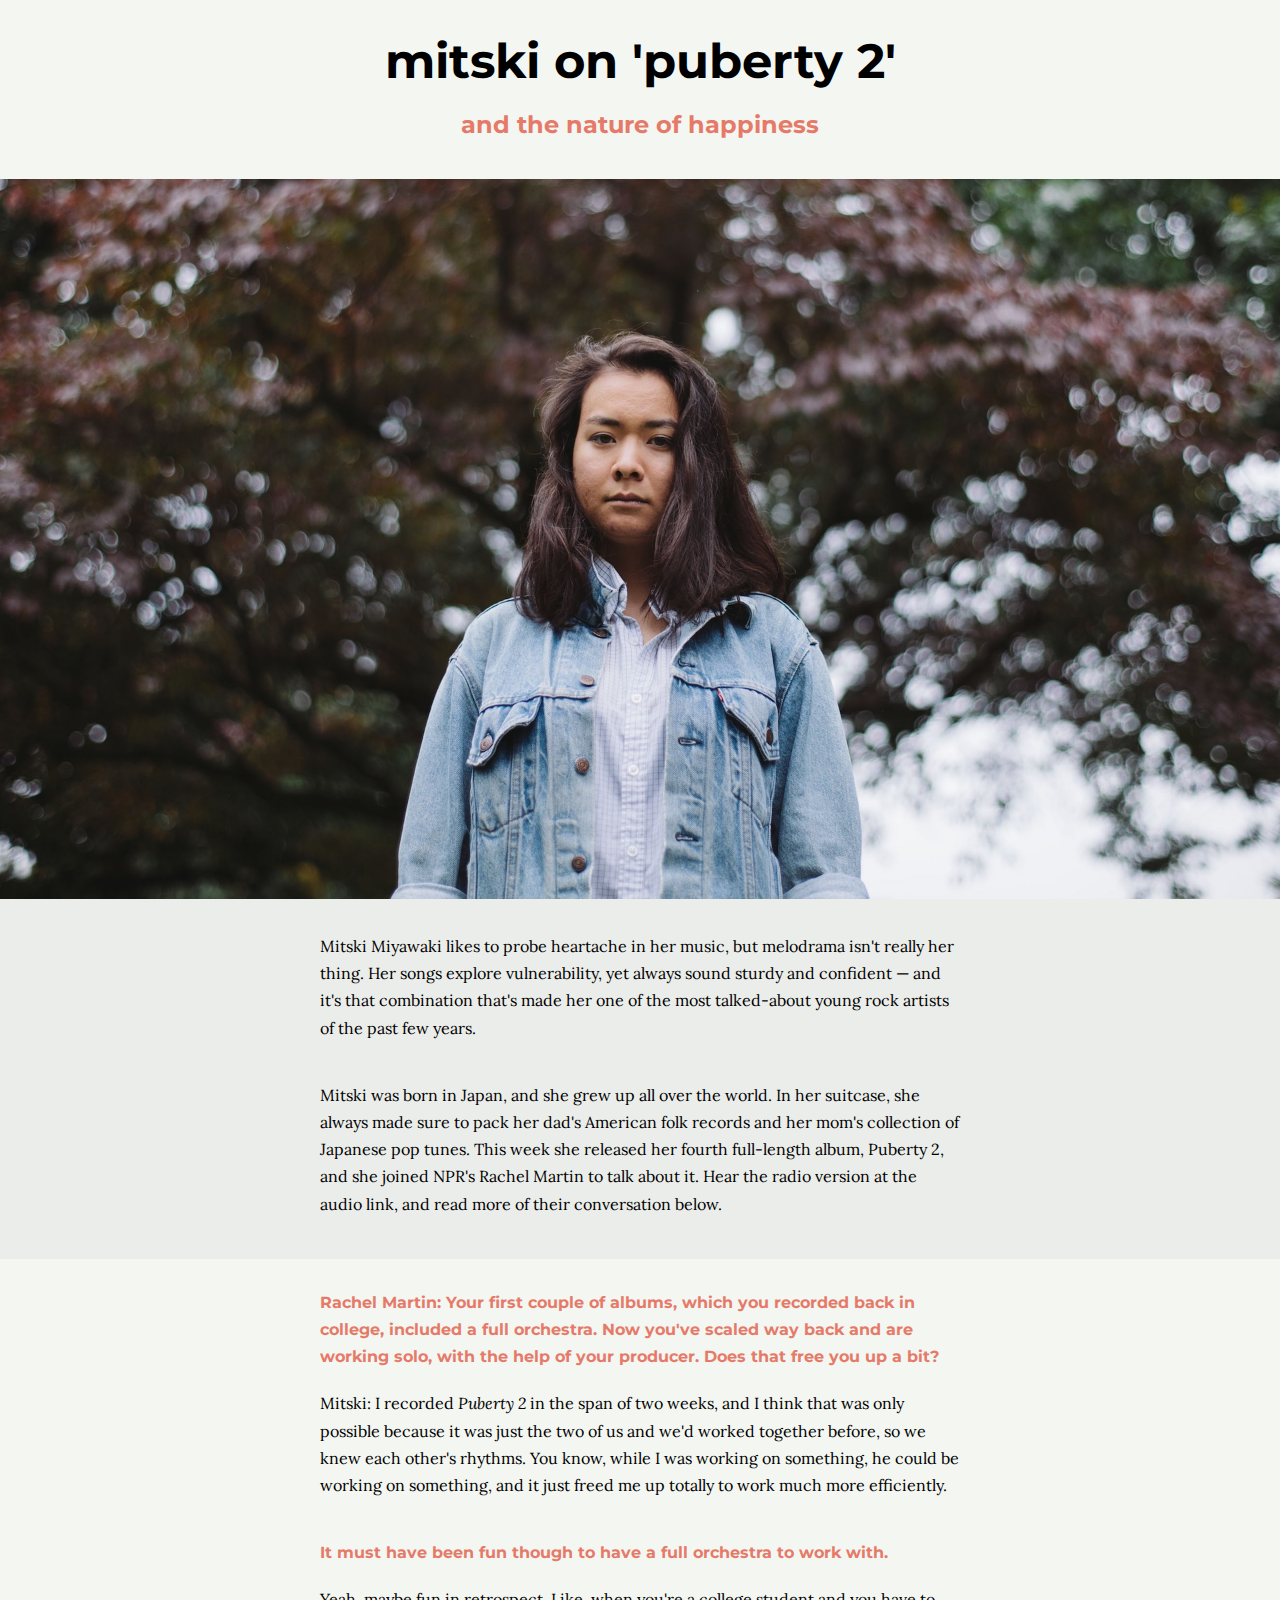
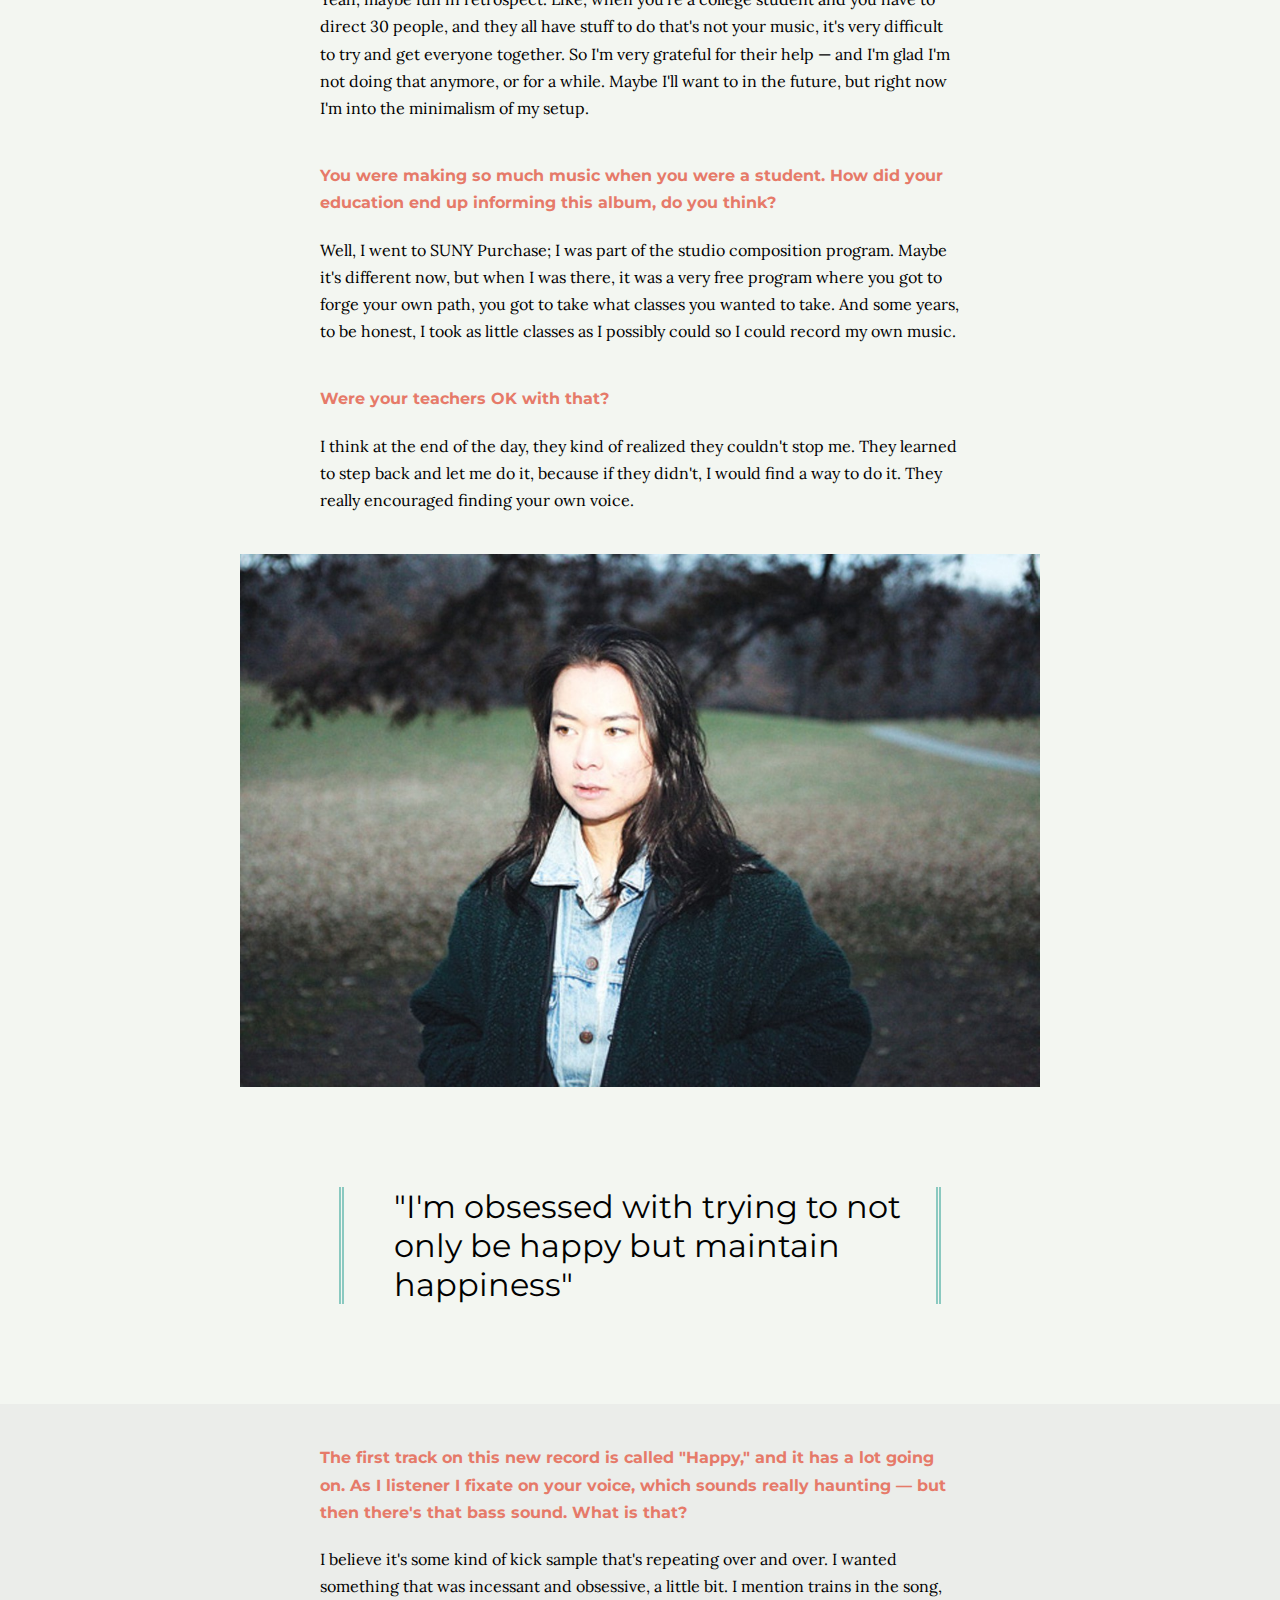
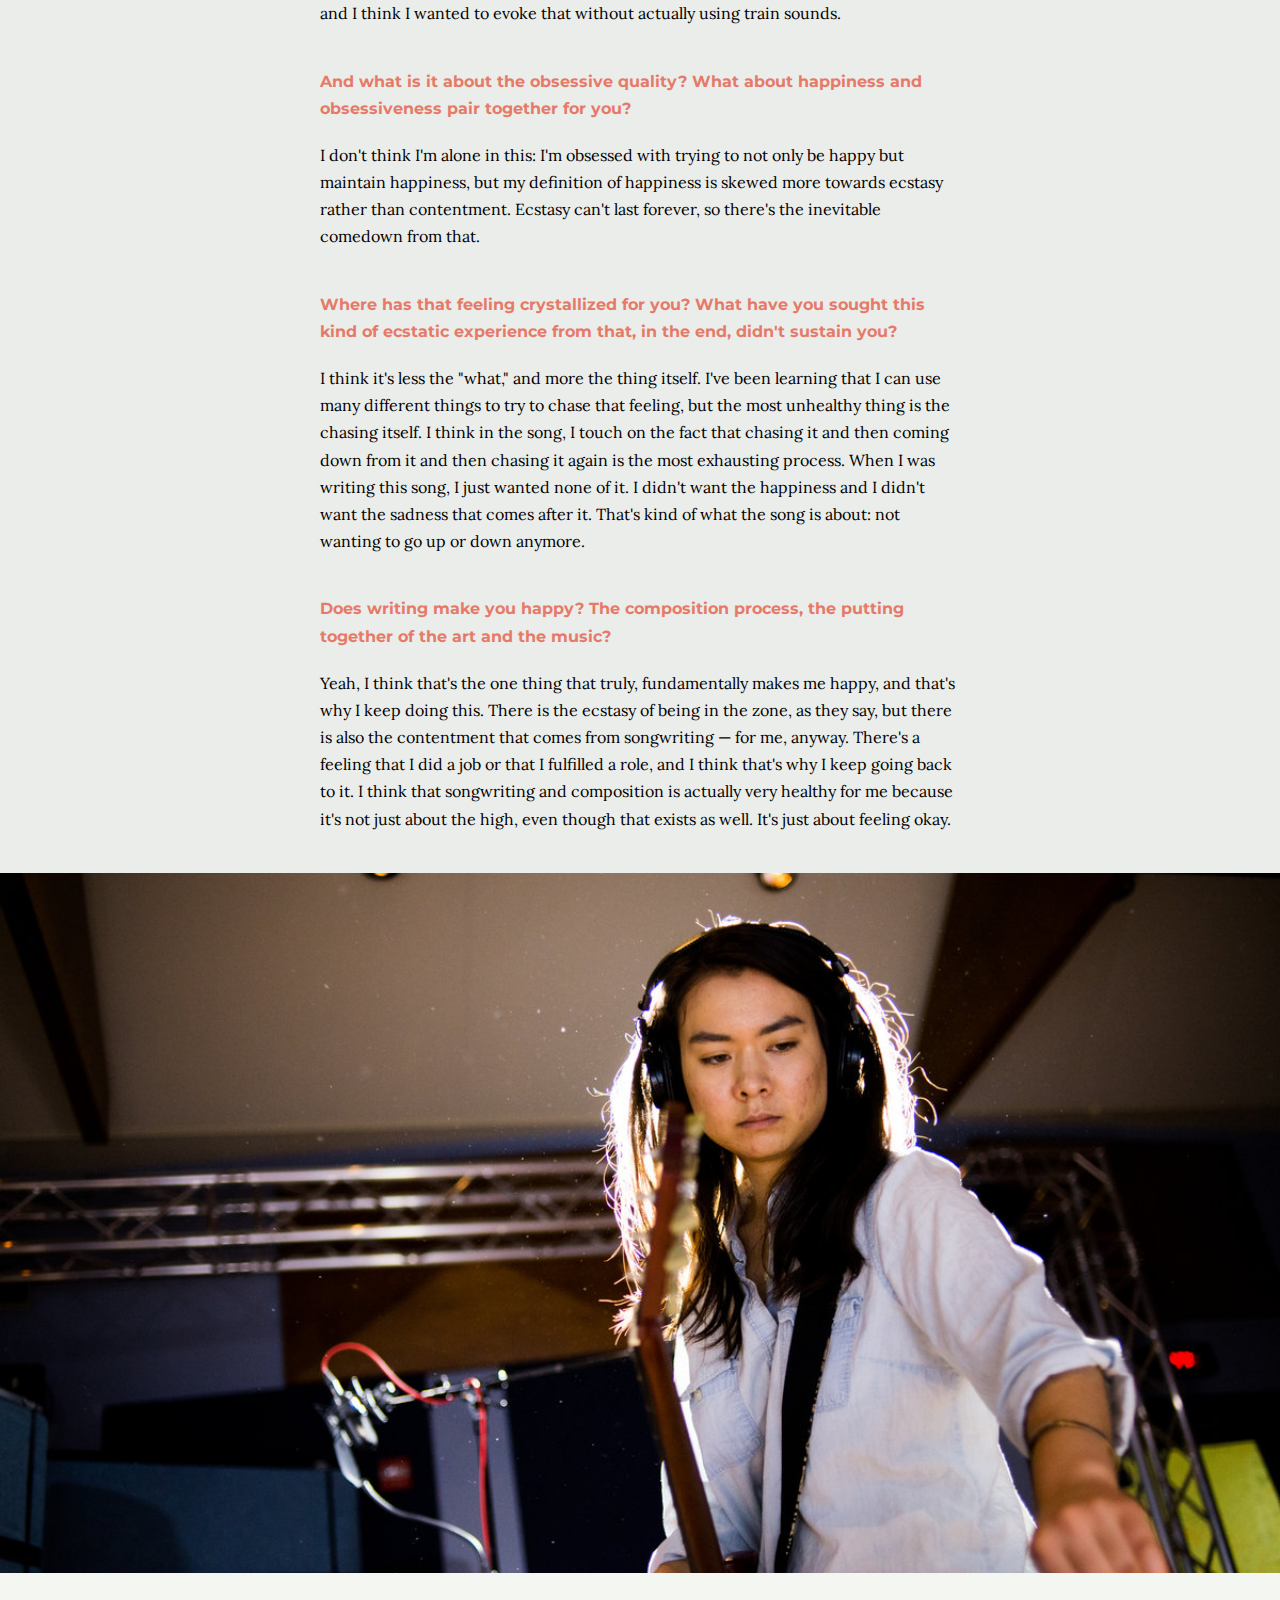
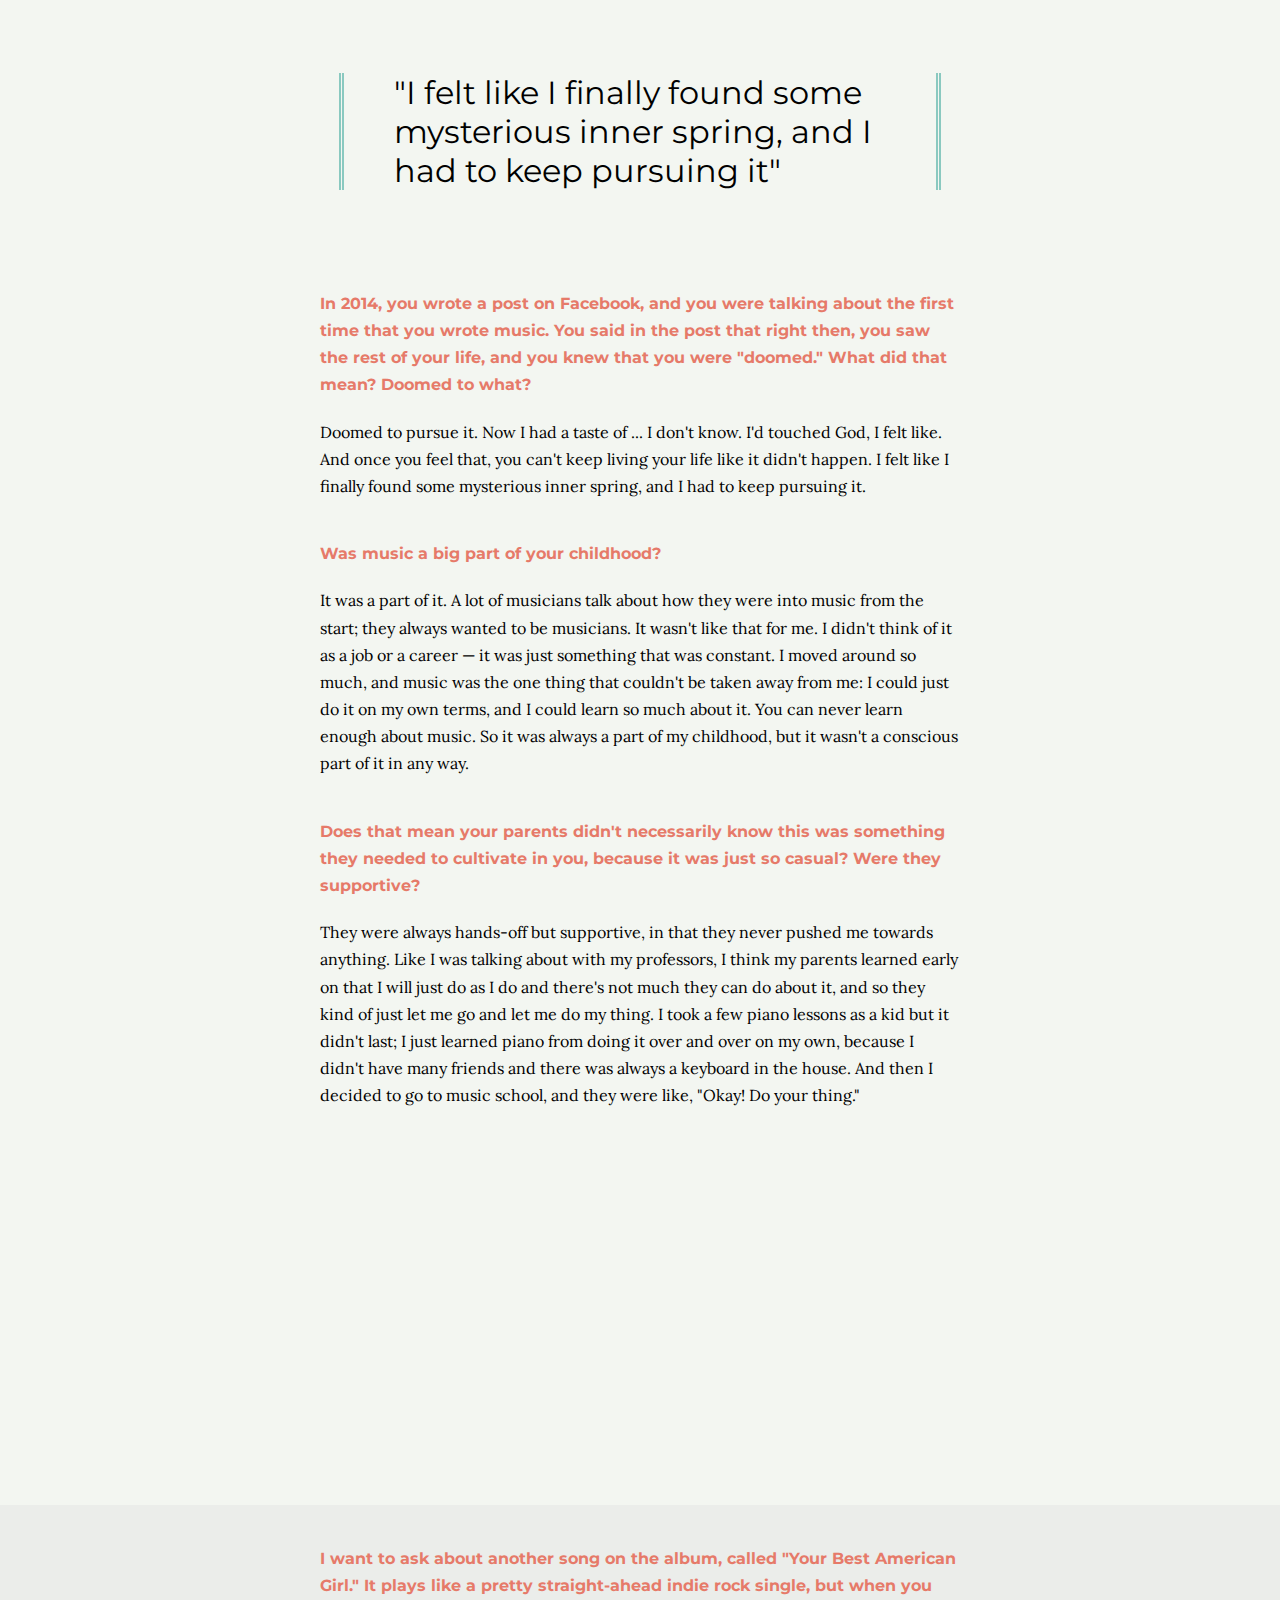
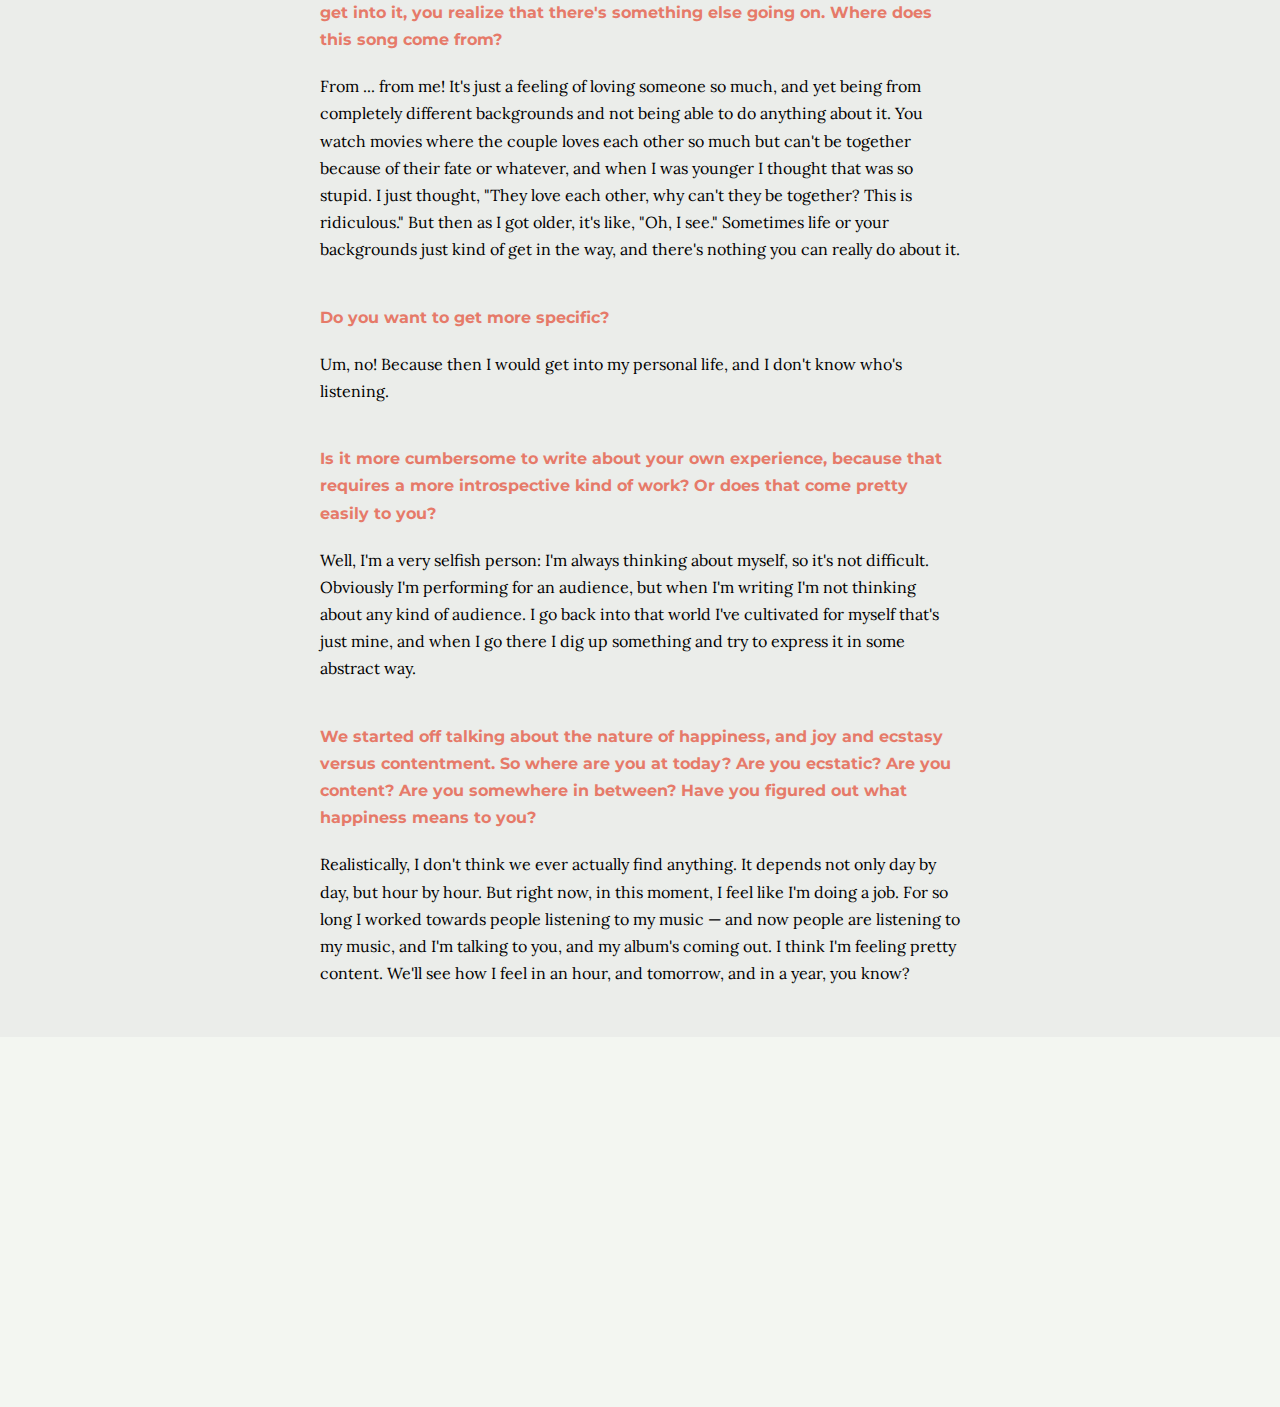
<file: Interviews/index.html>
<!DOCTYPE html>
<html>
    
    <head>
        <meta charset="utf-8">
        <meta http-equiv="X-UA-Compatible" content="IE=edge">
        <title>mitski on 'Puberty 2'</title>
        <meta name="description" content="An interactive getting started guide for Brackets.">
        <link href="https://fonts.googleapis.com/css?family=Lora|Montserrat" rel="stylesheet">
        <link rel="stylesheet" href="styles.css">
    </head>
    <body>
        <h1>Mitski on 'Puberty 2'</h1>
        <h2>And the Nature of Happiness</h2>
        
        <div id="banner">
        <img src="images/Mitski-Press_photo_cred_Daniel_Dorsa.jpg">

        </div>
       
        <div id="intro">
           <!-- <h4>By: Rachel Martin</h4>
            <h4>June 19, 2016</h4> -->
            <p>Mitski Miyawaki likes to probe heartache in her music, but melodrama isn't really her thing. Her songs explore vulnerability, yet always sound sturdy and confident — and it's that combination that's made her one of the most talked-about young rock artists of the past few years.</p>
            <p>Mitski was born in Japan, and she grew up all over the world. In her suitcase, she always made sure to pack her dad's American folk records and her mom's collection of Japanese pop tunes. This week she released her fourth full-length album, Puberty 2, and she joined NPR's Rachel Martin to talk about it. Hear the radio version at the audio link, and read more of their conversation below.</p>
        
        </div>
        <div class="Rachel">
            <p>
                Rachel Martin: Your first couple of albums, which you recorded back in college, included a full orchestra. Now you've scaled way back and are working solo, with the help of your producer. Does that free you up a bit?</p>
        </div>
        
        <p>
            Mitski: I recorded <i>Puberty 2</i> in the span of two weeks, and I think that was only possible because it was just the two of us and we'd worked together before, so we knew each other's rhythms. You know, while I was working on something, he could be working on something, and it just freed me up totally to work much more efficiently.
        </p>
        <div class="Rachel">
            <p>
        It must have been fun though to have a full orchestra to work with.
            </p>
        </div>
        <p>
            Yeah, maybe fun in retrospect. Like, when you're a college student and you have to direct 30 people, and they all have stuff to do that's not your music, it's very difficult to try and get everyone together. So I'm very grateful for their help — and I'm glad I'm not doing that anymore, or for a while. Maybe I'll want to in the future, but right now I'm into the minimalism of my setup.
        </p>
        <div class="Rachel">
            <p>
        You were making so much music when you were a student. How did your education end up informing this album, do you think?
            </p>
        </div>
        
        <p>
        Well, I went to SUNY Purchase; I was part of the studio composition program. Maybe it's different now, but when I was there, it was a very free program where you got to forge your own path, you got to take what classes you wanted to take. And some years, to be honest, I took as little classes as I possibly could so I could record my own music.
        </p>
        
        <div class="Rachel">
            <p>
        Were your teachers OK with that?
            </p>
        </div>
        
        <p>
        I think at the end of the day, they kind of realized they couldn't stop me. They learned to step back and let me do it, because if they didn't, I would find a way to do it. They really encouraged finding your own voice.
        </p>
        
        <div id="image1">
            
        <img src="images/mitski%20college.jpg">
        </div>
        
         <blockquote>
            "I'm obsessed with trying to not only be happy but maintain happiness"
            </blockquote>
        
        <div id="part2">
        <div class="Rachel">
            <p>
        The first track on this new record is called "Happy," and it has a lot going on. As I listener I fixate on your voice, which sounds really haunting — but then there's that bass sound. What is that?
            </p>
        </div>
            
        <p>
        I believe it's some kind of kick sample that's repeating over and over. I wanted something that was incessant and obsessive, a little bit. I mention trains in the song, and I think I wanted to evoke that without actually using train sounds.
        </p>
            
        <div class="Rachel">
            <p>
        And what is it about the obsessive quality? What about happiness and obsessiveness pair together for you?
            </p>
        </div>
        
        <p>
        I don't think I'm alone in this: I'm obsessed with trying to not only be happy but maintain happiness, but my definition of happiness is skewed more towards ecstasy rather than contentment. Ecstasy can't last forever, so there's the inevitable comedown from that.
        </p>
            
        <div class="Rachel">
            <p>
        Where has that feeling crystallized for you? What have you sought this kind of ecstatic experience from that, in the end, didn't sustain you?
            </p>
        </div>
            
        <p>
        I think it's less the "what," and more the thing itself. I've been learning that I can use many different things to try to chase that feeling, but the most unhealthy thing is the chasing itself. I think in the song, I touch on the fact that chasing it and then coming down from it and then chasing it again is the most exhausting process. When I was writing this song, I just wanted none of it. I didn't want the happiness and I didn't want the sadness that comes after it. That's kind of what the song is about: not wanting to go up or down anymore.

        </p>
        
        <div class="Rachel">
            <p>
        Does writing make you happy? The composition process, the putting together of the art and the music?
            </p>
        </div>
            
        <p>
        Yeah, I think that's the one thing that truly, fundamentally makes me happy, and that's why I keep doing this. There is the ecstasy of being in the zone, as they say, but there is also the contentment that comes from songwriting — for me, anyway. There's a feeling that I did a job or that I fulfilled a role, and I think that's why I keep going back to it. I think that songwriting and composition is actually very healthy for me because it's not just about the high, even though that exists as well. It's just about feeling okay.
        </p>
            
        <div id="image2">
            
        <img src="images/mixski.jpg">
            
        </div>
        </div>
        
        <blockquote>
            "I felt like I finally found some mysterious inner spring, and I had to keep pursuing it"
            </blockquote>
       
        <div class="Rachel">
            <p>
        In 2014, you wrote a post on Facebook, and you were talking about the first time that you wrote music. You said in the post that right then, you saw the rest of your life, and you knew that you were "doomed." What did that mean? Doomed to what?
            </p>
        </div>
        
        <p>
        Doomed to pursue it. Now I had a taste of ... I don't know. I'd touched God, I felt like. And once you feel that, you can't keep living your life like it didn't happen. I felt like I finally found some mysterious inner spring, and I had to keep pursuing it.
        </p>
        
        <div class="Rachel">
            <p>
        Was music a big part of your childhood?
            </p>
        </div>
        
        <p>
        It was a part of it. A lot of musicians talk about how they were into music from the start; they always wanted to be musicians. It wasn't like that for me. I didn't think of it as a job or a career — it was just something that was constant. I moved around so much, and music was the one thing that couldn't be taken away from me: I could just do it on my own terms, and I could learn so much about it. You can never learn enough about music. So it was always a part of my childhood, but it wasn't a conscious part of it in any way.
        </p>
        
        <div class="Rachel">
            <p>
        Does that mean your parents didn't necessarily know this was something they needed to cultivate in you, because it was just so casual? Were they supportive?
            </p>
        </div>
        
        <p>
       They were always hands-off but supportive, in that they never pushed me towards anything. Like I was talking about with my professors, I think my parents learned early on that I will just do as I do and there's not much they can do about it, and so they kind of just let me go and let me do my thing. I took a few piano lessons as a kid but it didn't last; I just learned piano from doing it over and over on my own, because I didn't have many friends and there was always a keyboard in the house. And then I decided to go to music school, and they were like, "Okay! Do your thing."

        </p>
        
        <iframe width="560" height="315" src="https://www.youtube.com/embed/u_hDHm9MD0I" frameborder="0" allowfullscreen></iframe>
        
        
        <div id="part4">
        <div class="Rachel">
            <p>
        I want to ask about another song on the album, called "Your Best American Girl." It plays like a pretty straight-ahead indie rock single, but when you get into it, you realize that there's something else going on. Where does this song come from?
            </p>
        </div>
            
        <p>
        From ... from me! It's just a feeling of loving someone so much, and yet being from completely different backgrounds and not being able to do anything about it. You watch movies where the couple loves each other so much but can't be together because of their fate or whatever, and when I was younger I thought that was so stupid. I just thought, "They love each other, why can't they be together? This is ridiculous." But then as I got older, it's like, "Oh, I see." Sometimes life or your backgrounds just kind of get in the way, and there's nothing you can really do about it.
        </p>
            
        <div class="Rachel">
            <p>
        Do you want to get more specific?
            </p>
        </div>
            
        <p>
        Um, no! Because then I would get into my personal life, and I don't know who's listening.
        </p>
            
        <div class="Rachel">
            <p>
        Is it more cumbersome to write about your own experience, because that requires a more introspective kind of work? Or does that come pretty easily to you?
            </p>
        </div>
            
        <p>
        Well, I'm a very selfish person: I'm always thinking about myself, so it's not difficult. Obviously I'm performing for an audience, but when I'm writing I'm not thinking about any kind of audience. I go back into that world I've cultivated for myself that's just mine, and when I go there I dig up something and try to express it in some abstract way.
        </p>
        
        <div class="Rachel">
            <p>
        We started off talking about the nature of happiness, and joy and ecstasy versus contentment. So where are you at today? Are you ecstatic? Are you content? Are you somewhere in between? Have you figured out what happiness means to you?
            </p>
        </div>
            
        <p>
        Realistically, I don't think we ever actually find anything. It depends not only day by day, but hour by hour. But right now, in this moment, I feel like I'm doing a job. For so long I worked towards people listening to my music — and now people are listening to my music, and I'm talking to you, and my album's coming out. I think I'm feeling pretty content. We'll see how I feel in an hour, and tomorrow, and in a year, you know?
        </p>
            
        </div>
        
        <div id="audio">
            
        <iframe src="https://www.npr.org/player/embed/482375750/482669028" width="100%" height="290" frameborder="0" scrolling="no" title="NPR embedded audio player">
        </iframe>
            
        </div>
        
    </body>
</html>
</file>
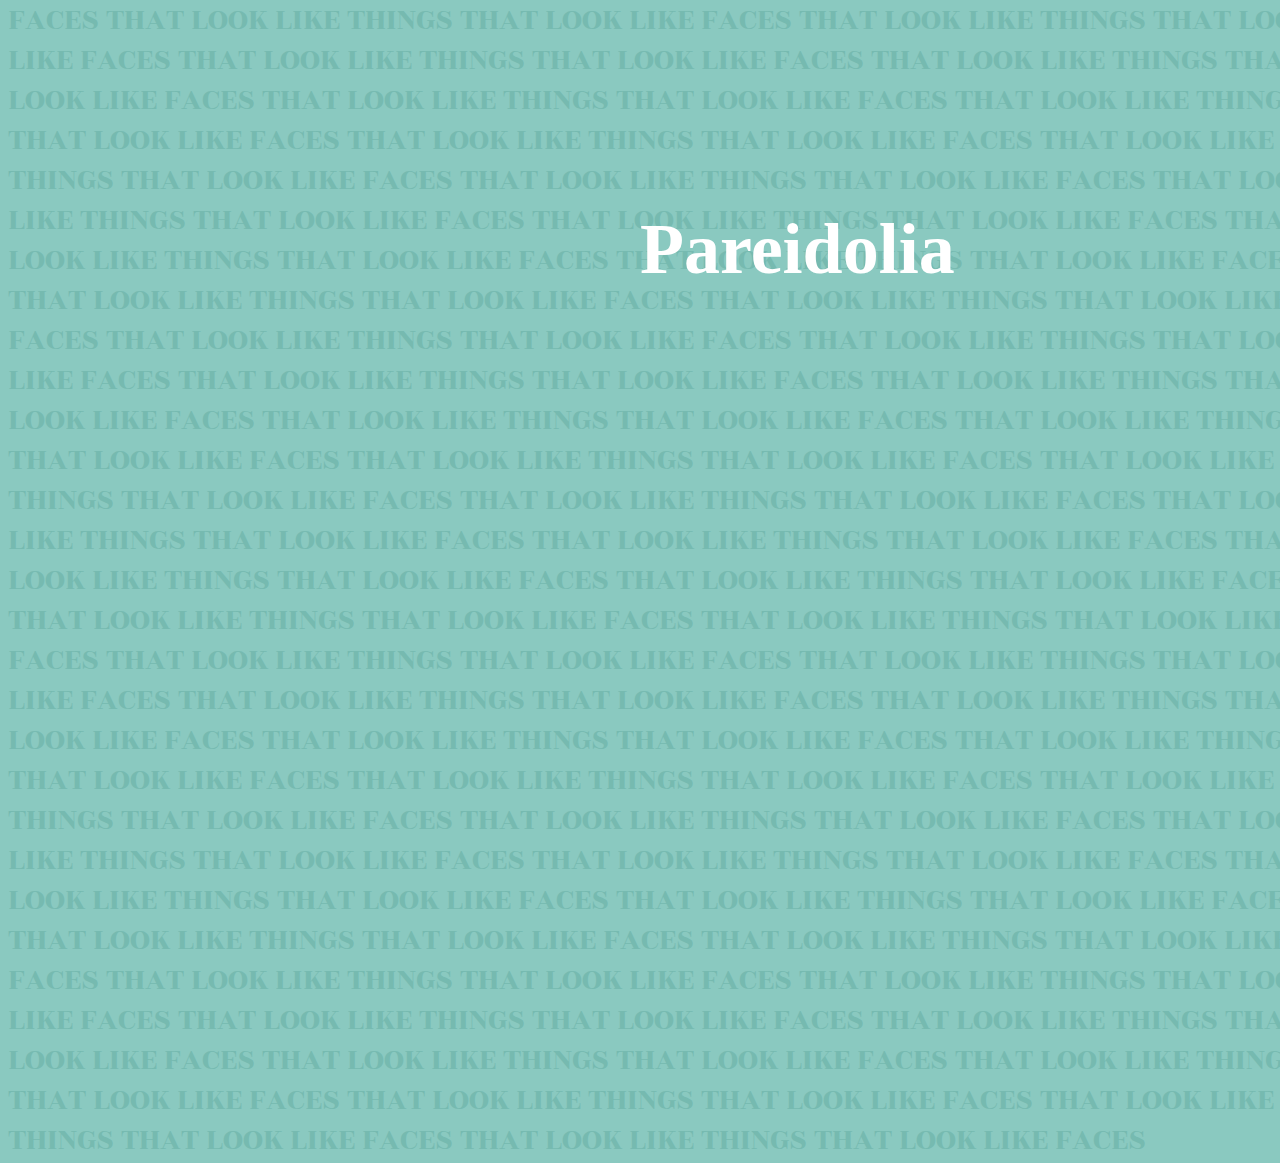
<file: index copy.html>
<!DOCTYPE html>
<html>
    
    <head>
        <meta charset="utf-8">
        <meta http-equiv="X-UA-Compatible" content="IE=edge">
        <title>Project 04c</title>
        <link rel="stylesheet" href="main%20copy.css">
        <link href="https://fonts.googleapis.com/css?family=Roboto|Rozha+One" rel="stylesheet">
    </head>
    <body>
     
         <a href="/Project04/exhibition/exhibit%20copy.html">Pareidolia</a>
           <h1> FACES THAT LOOK LIKE THINGS THAT LOOK LIKE FACES THAT LOOK LIKE THINGS THAT LOOK LIKE FACES THAT LOOK LIKE THINGS THAT LOOK LIKE FACES THAT LOOK LIKE THINGS THAT LOOK LIKE FACES THAT LOOK LIKE THINGS THAT LOOK LIKE FACES THAT LOOK LIKE THINGS THAT LOOK LIKE FACES THAT LOOK LIKE THINGS THAT LOOK LIKE FACES THAT LOOK LIKE THINGS THAT LOOK LIKE FACES THAT LOOK LIKE THINGS THAT LOOK LIKE FACES THAT LOOK LIKE THINGS THAT LOOK LIKE FACES THAT LOOK LIKE THINGS THAT LOOK LIKE FACES THAT LOOK LIKE THINGS THAT LOOK LIKE FACES THAT LOOK LIKE THINGS THAT LOOK LIKE FACES THAT LOOK LIKE THINGS THAT LOOK LIKE FACES THAT LOOK LIKE THINGS THAT LOOK LIKE FACES THAT LOOK LIKE THINGS THAT LOOK LIKE FACES THAT LOOK LIKE THINGS THAT LOOK LIKE FACES THAT LOOK LIKE THINGS THAT LOOK LIKE FACES THAT LOOK LIKE THINGS THAT LOOK LIKE FACES THAT LOOK LIKE THINGS THAT LOOK LIKE FACES THAT LOOK LIKE THINGS THAT LOOK LIKE FACES THAT LOOK LIKE THINGS THAT LOOK LIKE FACES THAT LOOK LIKE THINGS THAT LOOK LIKE FACES THAT LOOK LIKE THINGS THAT LOOK LIKE FACES THAT LOOK LIKE THINGS THAT LOOK LIKE FACES THAT LOOK LIKE THINGS THAT LOOK LIKE FACES THAT LOOK LIKE THINGS THAT LOOK LIKE FACES THAT LOOK LIKE THINGS THAT LOOK LIKE FACES THAT LOOK LIKE THINGS THAT LOOK LIKE FACES THAT LOOK LIKE THINGS THAT LOOK LIKE FACES THAT LOOK LIKE THINGS THAT LOOK LIKE FACES THAT LOOK LIKE THINGS THAT LOOK LIKE FACES THAT LOOK LIKE THINGS THAT LOOK LIKE FACES THAT LOOK LIKE THINGS THAT LOOK LIKE FACES THAT LOOK LIKE THINGS THAT LOOK LIKE FACES THAT LOOK LIKE THINGS THAT LOOK LIKE FACES THAT LOOK LIKE THINGS THAT LOOK LIKE FACES THAT LOOK LIKE THINGS THAT LOOK LIKE FACES THAT LOOK LIKE THINGS THAT LOOK LIKE FACES THAT LOOK LIKE THINGS THAT LOOK LIKE FACES THAT LOOK LIKE THINGS THAT LOOK LIKE FACES THAT LOOK LIKE THINGS THAT LOOK LIKE FACES THAT LOOK LIKE THINGS THAT LOOK LIKE FACES THAT LOOK LIKE THINGS THAT LOOK LIKE FACES THAT LOOK LIKE THINGS THAT LOOK LIKE FACES THAT LOOK LIKE THINGS THAT LOOK LIKE FACES THAT LOOK LIKE THINGS THAT LOOK LIKE FACES THAT LOOK LIKE THINGS THAT LOOK LIKE FACES THAT LOOK LIKE THINGS THAT LOOK LIKE FACES THAT LOOK LIKE THINGS THAT LOOK LIKE FACES THAT LOOK LIKE THINGS THAT LOOK LIKE FACES THAT LOOK LIKE THINGS THAT LOOK LIKE FACES THAT LOOK LIKE THINGS THAT LOOK LIKE FACES THAT LOOK LIKE THINGS THAT LOOK LIKE FACES</h1>
         
        <h3><i>noun</i> | par·ei·do·lia</h3>
        <h4>the tendency to perceive a specific, often meaningful image in a random or ambiguous visual pattern</h4>
        
     <script> </script>
    </body>
</html>
</file>
<file: Interviews/styles.css>
/*
font-family: 'Lora', serif;
font-family: 'Montserrat', sans-serif;

#F3F6F1 - white
#E67A69 - orange
#FADDCF - pink
#A36576 - purple
#8AC9C0 - green
*/
body,html{
    
    
}
body{
    /*
    background-image: url(../images/Mitski-Press_photo_cred_Daniel_Dorsa.jpg);
    */
    background-color: #F3F6F1;
    margin: 0px;
    
    
}
@media screen and (max-width: 1000px){
    
    
}
img{
    max-height: 600px;
    object-fit: cover;
    object-position: bottom;
}
#banner img{
    padding: 0px;
    border: none;
    width: 100%;
    object-fit: cover;
    max-height: none;
   
}


h1{
    font-size: 48px;
    margin-bottom: 10px;
    text-align: center;
    text-transform: lowercase;
    font-family: 'Montserrat', sans-serif;
    
    
}
h2{
    text-align: center;
    text-transform: lowercase;
    color: #E67A69;
    font-family: 'Montserrat', sans-serif;
    margin-bottom: 40px;
}
h4{
    
    font-size: 24px;
    
    color: #E67A69;
    margin: 10px 20% 10px 40%;
    
}
#intro{
    padding: 20px 0px 1px;
    margin: -20px 0px 0px;
    background-color: #ebedea;

}
.Rachel p{
    font-family: 'Montserrat', sans-serif;
    color: #E67A69;
    font-weight: bold;
    margin-bottom: -10px;
    /*margin-left: 15%;*/
}
p{
    font-family: 'Lora', serif;
    margin: 30px auto 40px;
    line-height: 1.7;
    width: 50%;
    max-width: 700px;
    
    
}

@media screen and (max-width: 1000px){
    blockquote{
        font-size: 24px;
        font-family: 'Montserrat', serif;
        
        margin: 100px auto;
        width: 40%;
        border-right-style: double;
        border-right-color: #8AC9C0;
        border-left-style: double;
        border-left-color: #8AC9C0;
        padding-left: 50px;
        padding-right: 30px;
        border-width: thick;
        
    }
#image1 img{
    
    display: block;
    margin: 40px auto;
    width: 70%;
    max-height: 500px;
   
}

#image2 img{
    display: block;
    width: 100%;
    margin: 30px 0px;
    object-position: 30% 20%;
    max-height: 500px;
}
}
@media screen and (min-width: 1001px){
blockquote{
    
    font-family: 'Montserrat', serif;
    font-size: 32px;
    margin: 100px auto;
    width: 40%;
    border-right-style: double;
    border-right-color: #8AC9C0;
    border-left-style: double;
    border-left-color: #8AC9C0;
    padding-left: 50px;
    padding-right: 30px;
    border-width: thick;
}
#image1 img{
    
    display: block;
    margin: 40px auto;
    width: 70%;
    max-height: 700px;
    max-width: 800px;
    object-position: center;
   
}

#image2 img{
    display: block;
    width: 100%;
    margin: 30px 0px;
    object-position: 30% 20%;
    max-height: 700px;
}
    
}
#audio{
    display: block;
    margin: 20px 25%;
}
iframe{
    display: block;
    margin: 40px auto;
    
}
#part2{
    background-color: #ebedea;
    padding-top: 10px;
    padding-bottom: 0px;
    margin-bottom: 60px;
    
}
#part4{
    background-color: #ebedea;
    padding-top: 10px;
    padding-bottom: 10px
}
</file>
